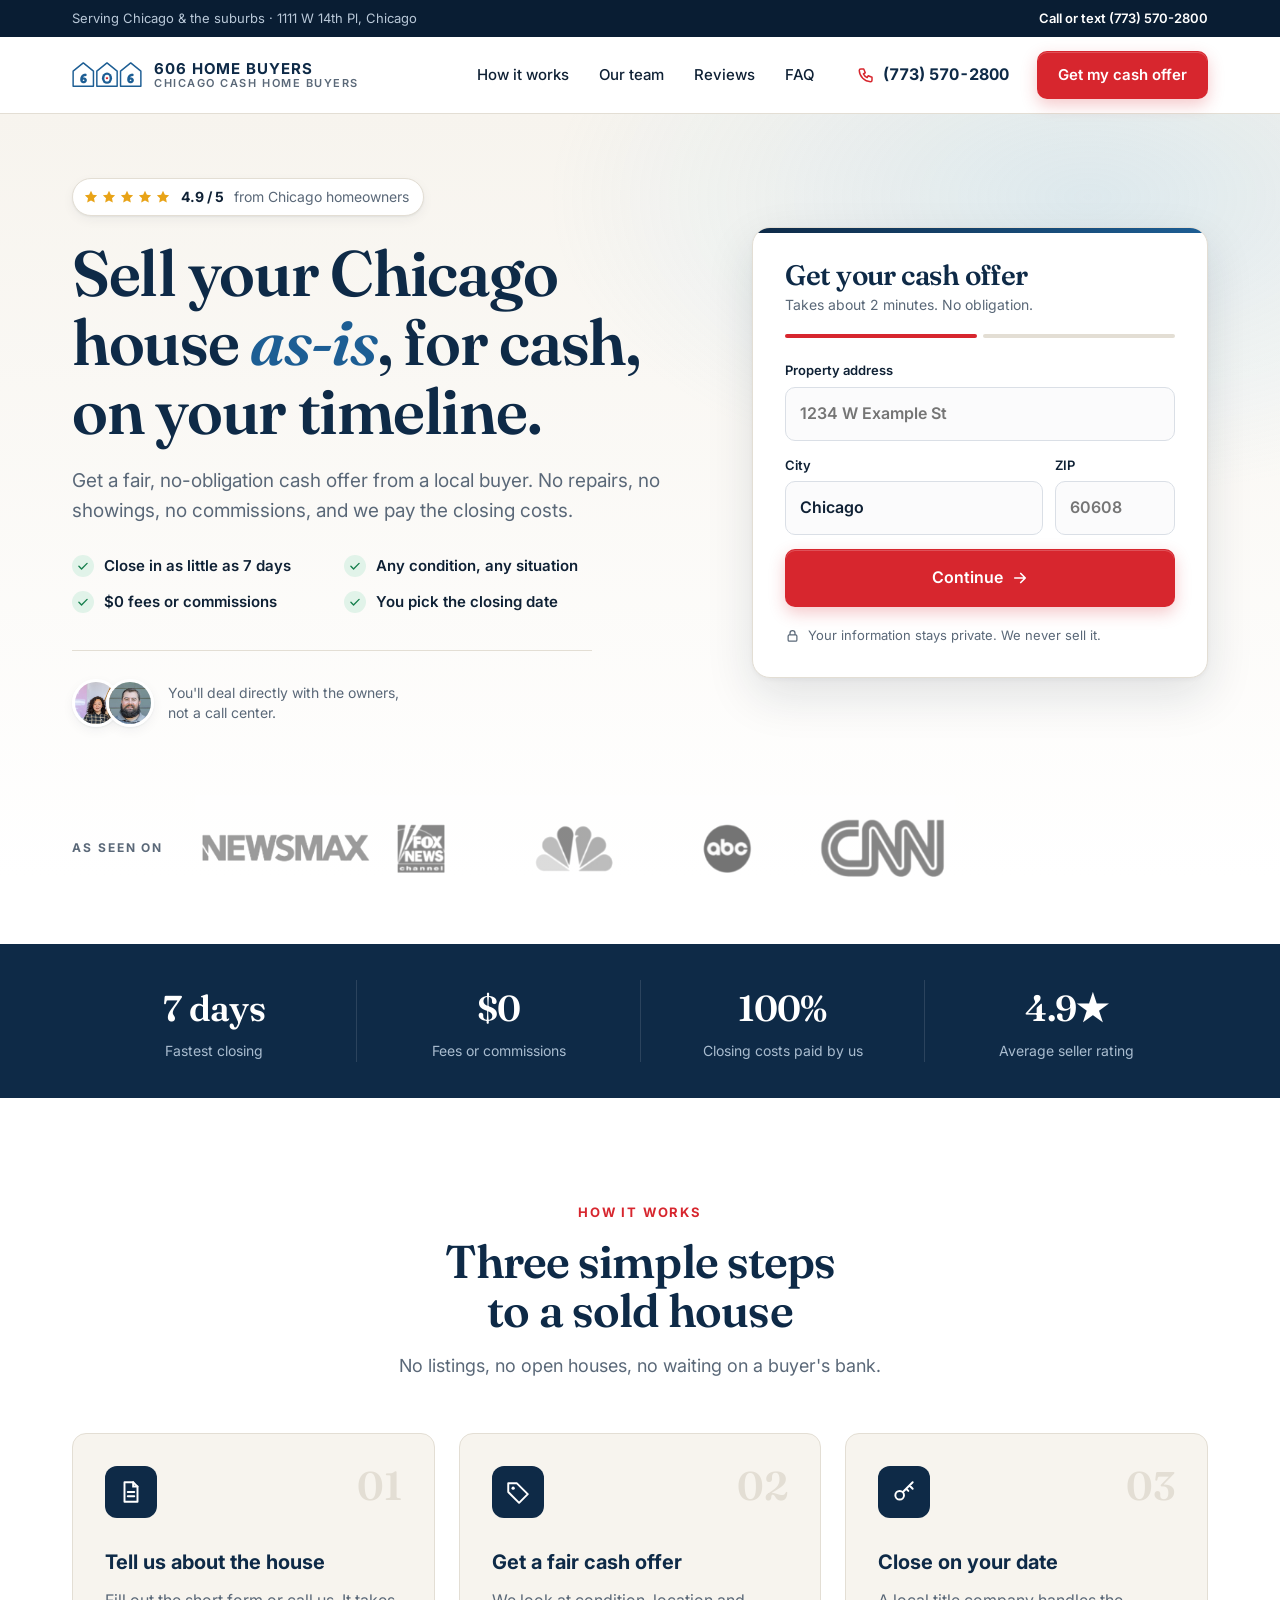
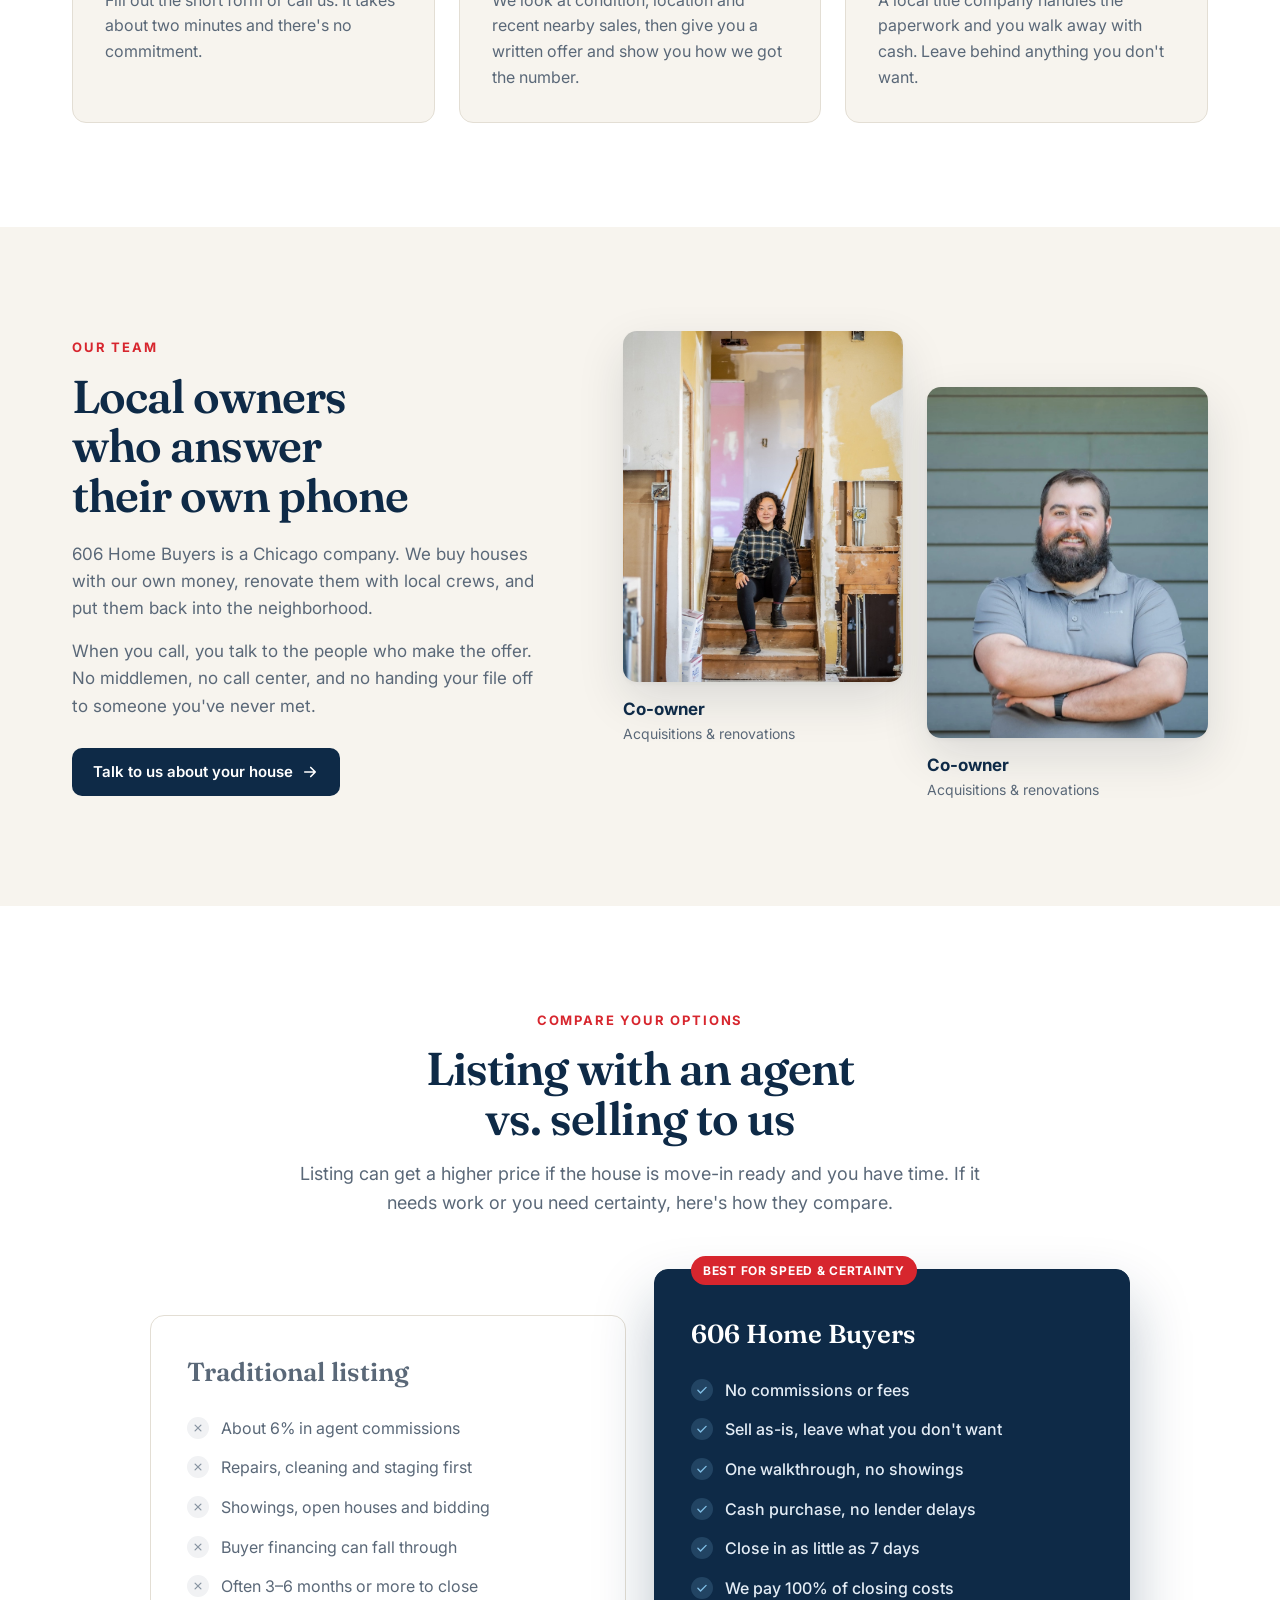
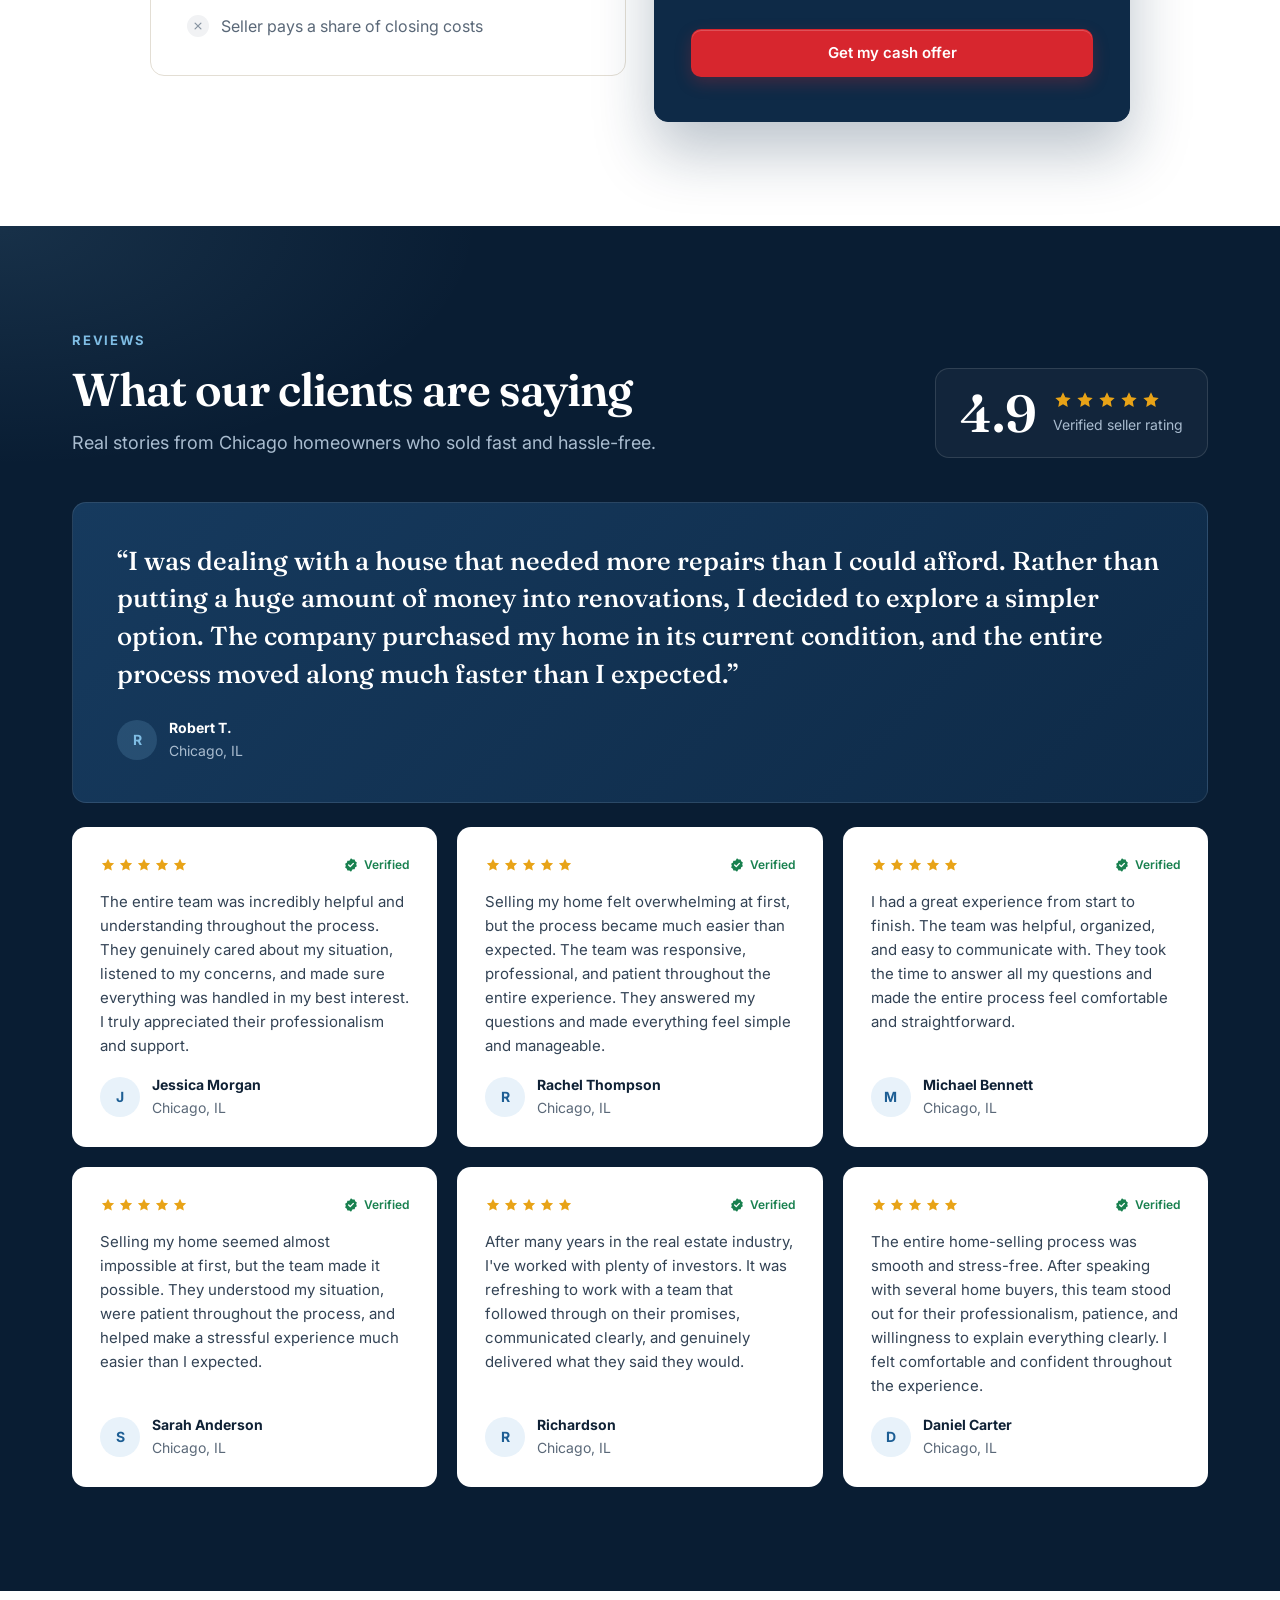
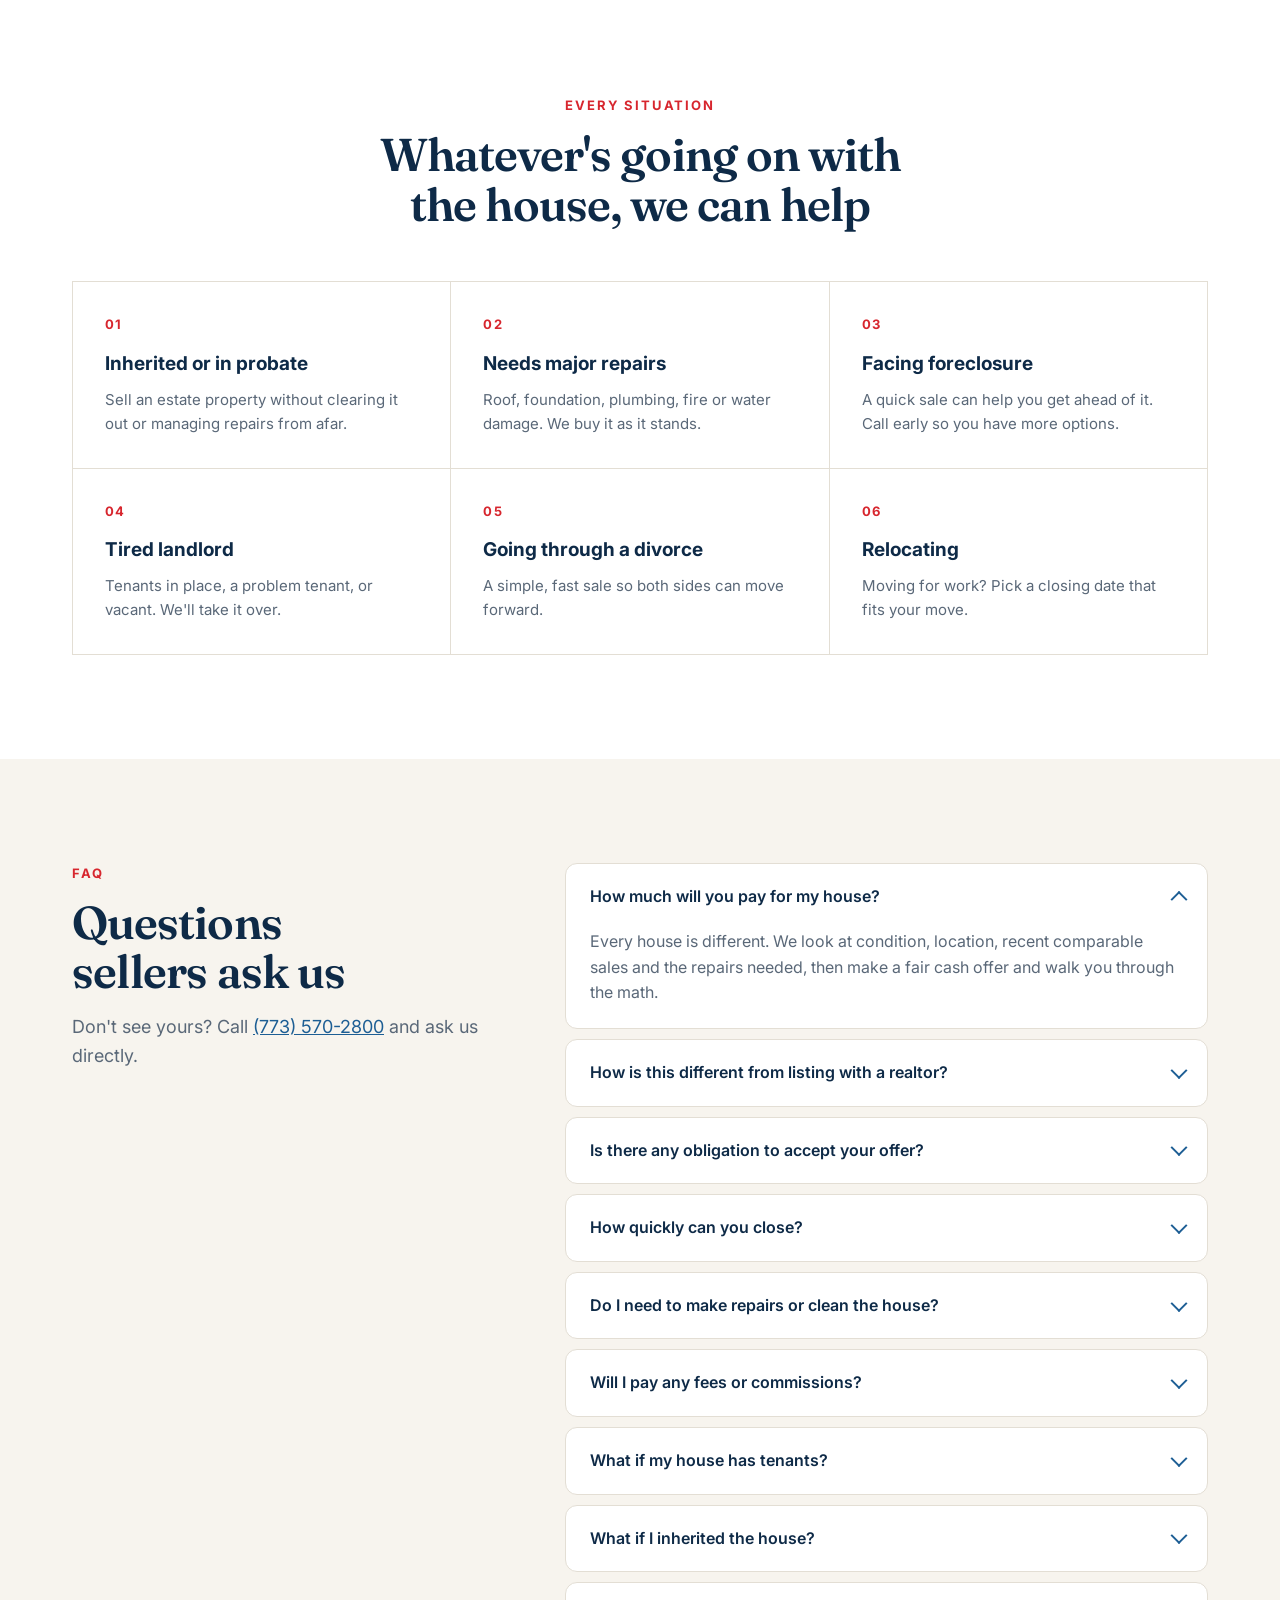
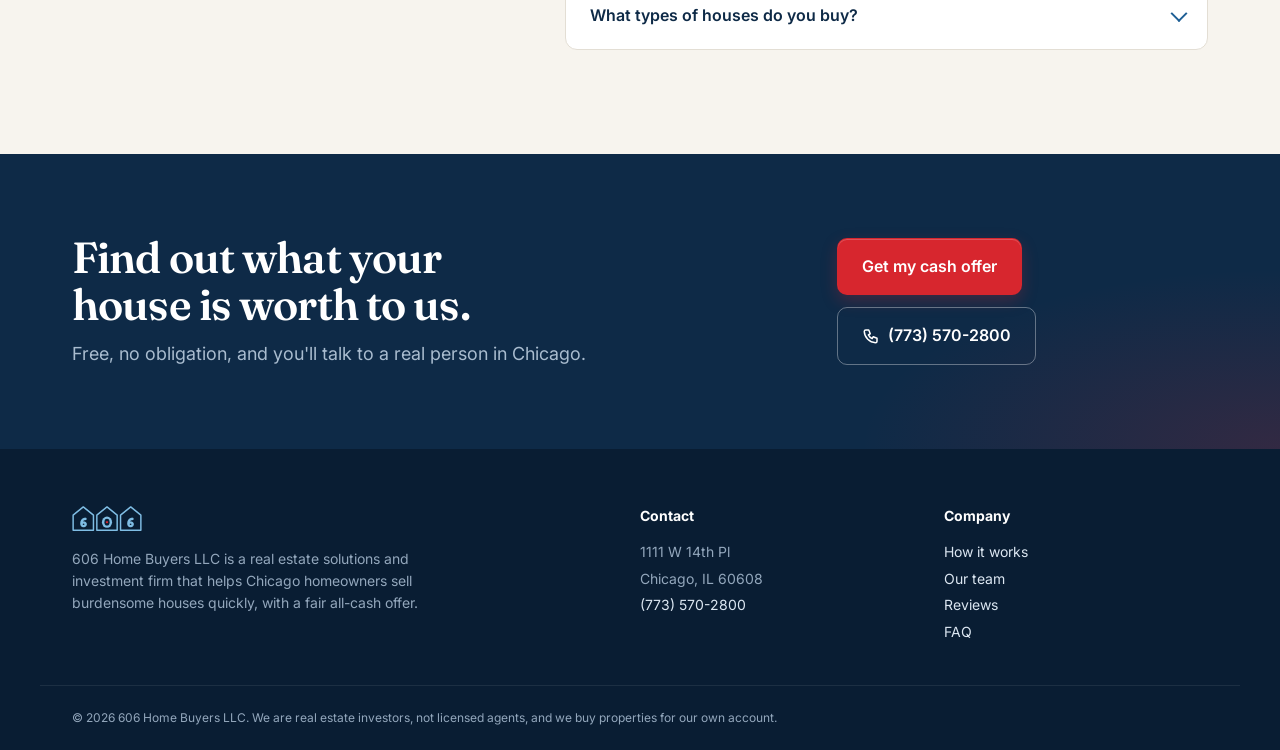
<file: index.html>
<!doctype html>
<html lang="en">
<head>
<meta charset="utf-8">
<meta name="viewport" content="width=device-width, initial-scale=1, viewport-fit=cover">
<title>Sell Your Chicago House Fast for Cash | 606 Home Buyers</title>
<meta name="description" content="Get a fair cash offer on your Chicago-area house. No repairs, no commissions, no closing costs. Close in as little as 7 days or on your schedule.">
<meta property="og:title" content="Sell Your Chicago House Fast for Cash | 606 Home Buyers">
<meta property="og:description" content="Fair cash offer, no repairs, no commissions. Close on your timeline.">
<meta property="og:image" content="og.png">
<meta name="theme-color" content="#0E2A47">
<link rel="icon" href="favicon.png">
<link rel="preconnect" href="https://fonts.googleapis.com">
<link rel="preconnect" href="https://fonts.gstatic.com" crossorigin>
<link rel="stylesheet" href="https://fonts.googleapis.com/css2?family=Fraunces:opsz,wght@9..144,500;9..144,600&family=Inter:wght@400;500;600;700&family=Fredoka:wght@700&display=swap">
<link rel="stylesheet" href="styles.css?v=2">
<script src="app.js?v=2" defer></script>
<script type="application/ld+json">
{"@context":"https://schema.org","@type":"RealEstateAgent","name":"606 Home Buyers LLC","telephone":"+1-773-570-2800","address":{"@type":"PostalAddress","streetAddress":"1111 W 14th Pl","addressLocality":"Chicago","addressRegion":"IL","postalCode":"60608"},"areaServed":"Chicago, IL"}
</script>
</head>
<body>

<svg width="0" height="0" class="sprite" aria-hidden="true">
  <defs>
    <symbol id="i-star" viewBox="-10 -10 20 20"><polygon points="0,-10 2.5,-4.33 8.66,-5 5,0 8.66,5 2.5,4.33 0,10 -2.5,4.33 -8.66,5 -5,0 -8.66,-5 -2.5,-4.33" fill="currentColor"/></symbol>
    <symbol id="i-rstar" viewBox="0 0 24 24"><path d="M12 2.8l2.8 5.9 6.4.8-4.7 4.4 1.2 6.4L12 17.2l-5.7 3.1 1.2-6.4-4.7-4.4 6.4-.8z" fill="currentColor"/></symbol>
    <symbol id="i-phone" viewBox="0 0 24 24"><path d="M5 4h4l2 5-2.5 1.5a11 11 0 0 0 5 5L15 13l5 2v4a2 2 0 0 1-2 2A16 16 0 0 1 3 6a2 2 0 0 1 2-2z" stroke="currentColor" stroke-width="2" stroke-linejoin="round" fill="none"/></symbol>
    <symbol id="i-check" viewBox="0 0 24 24"><path d="m5 12.5 4.5 4.5L19 7.5" stroke="currentColor" stroke-width="2.4" stroke-linecap="round" stroke-linejoin="round" fill="none"/></symbol>
    <symbol id="i-x" viewBox="0 0 24 24"><path d="M7 7l10 10M17 7 7 17" stroke="currentColor" stroke-width="2.2" stroke-linecap="round" fill="none"/></symbol>
    <symbol id="i-lock" viewBox="0 0 24 24"><rect x="5" y="11" width="14" height="10" rx="2" stroke="currentColor" stroke-width="2" fill="none"/><path d="M8 11V8a4 4 0 0 1 8 0v3" stroke="currentColor" stroke-width="2" fill="none"/></symbol>
    <symbol id="i-arrow" viewBox="0 0 24 24"><path d="M5 12h14M13 6l6 6-6 6" stroke="currentColor" stroke-width="2.2" stroke-linecap="round" stroke-linejoin="round" fill="none"/></symbol>
    <symbol id="i-verified" viewBox="0 0 24 24"><path d="M12 2l2.4 1.8 3-.2.9 2.9 2.5 1.7-1 2.8 1 2.8-2.5 1.7-.9 2.9-3-.2L12 22l-2.4-1.8-3 .2-.9-2.9-2.5-1.7 1-2.8-1-2.8 2.5-1.7.9-2.9 3 .2z" fill="currentColor"/><path d="m8.5 12 2.4 2.4 4.6-4.8" stroke="#fff" stroke-width="2" stroke-linecap="round" stroke-linejoin="round" fill="none"/></symbol>
    <symbol id="i-doc" viewBox="0 0 24 24"><path d="M6 3h8l4 4v14H6z" stroke="currentColor" stroke-width="1.8" stroke-linejoin="round" fill="none"/><path d="M14 3v4h4M9 12h6M9 16h6" stroke="currentColor" stroke-width="1.8" stroke-linecap="round" fill="none"/></symbol>
    <symbol id="i-tag" viewBox="0 0 24 24"><path d="M3 12V4h8l10 10-8 8z" stroke="currentColor" stroke-width="1.8" stroke-linejoin="round" fill="none"/><circle cx="7.5" cy="8.5" r="1.5" fill="currentColor"/></symbol>
    <symbol id="i-key" viewBox="0 0 24 24"><circle cx="8" cy="15" r="4" stroke="currentColor" stroke-width="1.8" fill="none"/><path d="m11 12 9-9M17 6l3 3M14 9l2 2" stroke="currentColor" stroke-width="1.8" stroke-linecap="round" fill="none"/></symbol>
    <symbol id="logo-mark" viewBox="0 0 124 46">
      <path class="lg-line" d="M2 17 20 2.5 38 17V44H2Z"/>
      <path class="lg-line" d="M44 17 62 2.5 80 17V44H44Z"/>
      <path class="lg-line" d="M86 17 104 2.5 122 17V44H86Z"/>
      <text x="20" y="38" text-anchor="middle" class="lg-fill lg-digit">6</text>
      <ellipse cx="62" cy="29.5" rx="9" ry="10" class="lg-fill"/>
      <ellipse cx="62" cy="29.5" rx="4.6" ry="6" class="lg-hole"/>
      <use href="#i-star" x="59" y="26.5" width="6" height="6" class="lg-star"/>
      <text x="104" y="38" text-anchor="middle" class="lg-fill lg-digit">6</text>
    </symbol>
  </defs>
</svg>

<div class="topline">
  <div class="wrap topline-in">
    <span>Serving Chicago &amp; the suburbs &middot; 1111 W 14th Pl, Chicago</span>
    <a href="tel:+17735702800">Call or text (773) 570-2800</a>
  </div>
</div>

<header class="top">
  <div class="wrap top-in">
    <a class="brand" href="#" aria-label="606 Home Buyers home">
      <svg class="brand-mark" aria-hidden="true"><use href="#logo-mark"/></svg>
      <span class="brand-text"><b>606 Home Buyers</b><span>Chicago cash home buyers</span></span>
    </a>
    <nav class="nav" aria-label="Main">
      <a href="#how">How it works</a>
      <a href="#team">Our team</a>
      <a href="#reviews">Reviews</a>
      <a href="#faq">FAQ</a>
    </nav>
    <a class="top-phone" href="tel:+17735702800" aria-label="Call (773) 570-2800"><svg aria-hidden="true"><use href="#i-phone"/></svg><span>(773) 570-2800</span></a>
    <a class="btn btn-primary top-cta" href="#offer">Get my cash offer</a>
  </div>
</header>

<main>
  <!-- Hero -->
  <section class="hero">
    <div class="wrap hero-in">
      <div class="hero-copy">
        <a class="rating-chip" href="#reviews">
          <span class="stars"><svg><use href="#i-rstar"/></svg><svg><use href="#i-rstar"/></svg><svg><use href="#i-rstar"/></svg><svg><use href="#i-rstar"/></svg><svg><use href="#i-rstar"/></svg></span>
          <b>4.9 / 5</b><span>from Chicago homeowners</span>
        </a>
        <h1>Sell your Chicago house <em>as-is</em>, for cash, on your timeline.</h1>
        <p class="lede">Get a fair, no-obligation cash offer from a local buyer. No repairs, no showings, no commissions, and we pay the closing costs.</p>
        <ul class="hero-points">
          <li><svg aria-hidden="true"><use href="#i-check"/></svg>Close in as little as 7 days</li>
          <li><svg aria-hidden="true"><use href="#i-check"/></svg>Any condition, any situation</li>
          <li><svg aria-hidden="true"><use href="#i-check"/></svg>$0 fees or commissions</li>
          <li><svg aria-hidden="true"><use href="#i-check"/></svg>You pick the closing date</li>
        </ul>
        <div class="hero-team">
          <div class="avatars">
            <img src="img/av-1.jpg" alt="">
            <img src="img/av-2.jpg" alt="">
          </div>
          <p>You'll deal directly with the owners, <br>not a call center.</p>
        </div>
      </div>

      <div class="offer-card" id="offer">
        <form id="offer-form" novalidate>
          <div class="offer-head">
            <h2>Get your cash offer</h2>
            <p class="form-sub" data-sub>Takes about 2 minutes. No obligation.</p>
            <div class="steps-indicator" aria-hidden="true"><span class="on"></span><span></span></div>
          </div>

          <fieldset class="step" data-step="1">
            <legend class="sr-only">Property address</legend>
            <label class="field">
              <span>Property address</span>
              <input name="street" autocomplete="street-address" placeholder="1234 W Example St" required>
            </label>
            <div class="row">
              <label class="field grow">
                <span>City</span>
                <input name="city" autocomplete="address-level2" value="Chicago" required>
              </label>
              <label class="field zip">
                <span>ZIP</span>
                <input name="zip" autocomplete="postal-code" inputmode="numeric" pattern="\d{5}" maxlength="5" placeholder="60608" required>
              </label>
            </div>
            <button type="button" class="btn btn-primary btn-lg block" data-next>Continue <svg aria-hidden="true"><use href="#i-arrow"/></svg></button>
          </fieldset>

          <fieldset class="step" data-step="2" hidden>
            <legend class="sr-only">Contact details</legend>
            <label class="field">
              <span>Full name</span>
              <input name="name" autocomplete="name" required>
            </label>
            <div class="row wrap-sm">
              <label class="field grow">
                <span>Phone</span>
                <input name="phone" type="tel" autocomplete="tel" placeholder="(773) 555-0100" required>
              </label>
              <label class="field grow">
                <span>Email <em>(optional)</em></span>
                <input name="email" type="email" autocomplete="email">
              </label>
            </div>
            <label class="field">
              <span>When would you like to sell?</span>
              <select name="timeline">
                <option>As soon as possible</option>
                <option>Within 30 days</option>
                <option>1&ndash;3 months</option>
                <option>Just exploring</option>
              </select>
            </label>
            <div class="row">
              <button type="button" class="btn btn-ghost" data-back>Back</button>
              <button type="submit" class="btn btn-primary btn-lg grow">Get my cash offer</button>
            </div>
          </fieldset>

          <div class="step done" data-step="3" hidden>
            <div class="done-icon"><svg aria-hidden="true"><use href="#i-check"/></svg></div>
            <h2>Thanks, we've got it.</h2>
            <p>One of the owners will call you within one business day to talk through the property. Want to talk sooner?</p>
            <a class="btn btn-primary btn-lg block" href="tel:+17735702800"><svg aria-hidden="true"><use href="#i-phone"/></svg> Call (773) 570-2800</a>
            <p class="demo-note">Demo form: submissions aren't sent anywhere yet.</p>
          </div>

          <p class="form-foot"><svg aria-hidden="true"><use href="#i-lock"/></svg> Your information stays private. We never sell it.</p>
        </form>
      </div>
    </div>

    <div class="wrap seen">
      <p>As seen on</p>
      <img src="img/as-seen-on.png" alt="Newsmax, Fox News, NBC, ABC and CNN" width="1024" height="141">
    </div>
  </section>

  <!-- Stats -->
  <section class="stats">
    <div class="wrap stats-in">
      <div><b>7 days</b><span>Fastest closing</span></div>
      <div><b>$0</b><span>Fees or commissions</span></div>
      <div><b>100%</b><span>Closing costs paid by us</span></div>
      <div><b>4.9&#9733;</b><span>Average seller rating</span></div>
    </div>
  </section>

  <!-- How it works -->
  <section class="section" id="how">
    <div class="wrap">
      <header class="sec-head center">
        <p class="kicker">How it works</p>
        <h2>Three simple steps to a sold house</h2>
        <p>No listings, no open houses, no waiting on a buyer's bank.</p>
      </header>
      <ol class="steps">
        <li>
          <div class="step-top"><span class="step-icon"><svg aria-hidden="true"><use href="#i-doc"/></svg></span><span class="step-n">01</span></div>
          <h3>Tell us about the house</h3>
          <p>Fill out the short form or call us. It takes about two minutes and there's no commitment.</p>
        </li>
        <li>
          <div class="step-top"><span class="step-icon"><svg aria-hidden="true"><use href="#i-tag"/></svg></span><span class="step-n">02</span></div>
          <h3>Get a fair cash offer</h3>
          <p>We look at condition, location and recent nearby sales, then give you a written offer and show you how we got the number.</p>
        </li>
        <li>
          <div class="step-top"><span class="step-icon"><svg aria-hidden="true"><use href="#i-key"/></svg></span><span class="step-n">03</span></div>
          <h3>Close on your date</h3>
          <p>A local title company handles the paperwork and you walk away with cash. Leave behind anything you don't want.</p>
        </li>
      </ol>
    </div>
  </section>

  <!-- Team -->
  <section class="section team" id="team">
    <div class="wrap team-in">
      <div class="team-copy">
        <p class="kicker">Our team</p>
        <h2>Local owners who answer their own phone</h2>
        <p>606 Home Buyers is a Chicago company. We buy houses with our own money, renovate them with local crews, and put them back into the neighborhood.</p>
        <p>When you call, you talk to the people who make the offer. No middlemen, no call center, and no handing your file off to someone you've never met.</p>
        <a class="btn btn-dark" href="#offer">Talk to us about your house <svg aria-hidden="true"><use href="#i-arrow"/></svg></a>
      </div>
      <div class="team-grid">
        <figure class="person">
          <img src="img/owner-1.jpg" alt="Co-owner of 606 Home Buyers seated on the stairs of a house under renovation" style="object-position:50% 38%" loading="lazy">
          <figcaption><b>Co-owner</b><span>Acquisitions &amp; renovations</span></figcaption>
        </figure>
        <figure class="person offset">
          <img src="img/owner-2.jpg" alt="Co-owner of 606 Home Buyers" style="object-position:50% 30%" loading="lazy">
          <figcaption><b>Co-owner</b><span>Acquisitions &amp; renovations</span></figcaption>
        </figure>
      </div>
    </div>
  </section>

  <!-- Compare -->
  <section class="section" id="compare">
    <div class="wrap">
      <header class="sec-head center">
        <p class="kicker">Compare your options</p>
        <h2>Listing with an agent vs. selling to us</h2>
        <p>Listing can get a higher price if the house is move-in ready and you have time. If it needs work or you need certainty, here's how they compare.</p>
      </header>
      <div class="compare">
        <div class="cmp-col">
          <h3>Traditional listing</h3>
          <ul>
            <li><svg aria-hidden="true"><use href="#i-x"/></svg>About 6% in agent commissions</li>
            <li><svg aria-hidden="true"><use href="#i-x"/></svg>Repairs, cleaning and staging first</li>
            <li><svg aria-hidden="true"><use href="#i-x"/></svg>Showings, open houses and bidding</li>
            <li><svg aria-hidden="true"><use href="#i-x"/></svg>Buyer financing can fall through</li>
            <li><svg aria-hidden="true"><use href="#i-x"/></svg>Often 3&ndash;6 months or more to close</li>
            <li><svg aria-hidden="true"><use href="#i-x"/></svg>Seller pays a share of closing costs</li>
          </ul>
        </div>
        <div class="cmp-col us">
          <span class="badge">Best for speed &amp; certainty</span>
          <h3>606 Home Buyers</h3>
          <ul>
            <li><svg aria-hidden="true"><use href="#i-check"/></svg>No commissions or fees</li>
            <li><svg aria-hidden="true"><use href="#i-check"/></svg>Sell as-is, leave what you don't want</li>
            <li><svg aria-hidden="true"><use href="#i-check"/></svg>One walkthrough, no showings</li>
            <li><svg aria-hidden="true"><use href="#i-check"/></svg>Cash purchase, no lender delays</li>
            <li><svg aria-hidden="true"><use href="#i-check"/></svg>Close in as little as 7 days</li>
            <li><svg aria-hidden="true"><use href="#i-check"/></svg>We pay 100% of closing costs</li>
          </ul>
          <a class="btn btn-primary block" href="#offer">Get my cash offer</a>
        </div>
      </div>
    </div>
  </section>

  <!-- Reviews -->
  <section class="section reviews-sec" id="reviews">
    <div class="wrap">
      <div class="reviews-head">
        <div>
          <p class="kicker light">Reviews</p>
          <h2>What our clients are saying</h2>
          <p>Real stories from Chicago homeowners who sold fast and hassle-free.</p>
        </div>
        <div class="score">
          <b>4.9</b>
          <div>
            <span class="stars"><svg><use href="#i-rstar"/></svg><svg><use href="#i-rstar"/></svg><svg><use href="#i-rstar"/></svg><svg><use href="#i-rstar"/></svg><svg><use href="#i-rstar"/></svg></span>
            <span>Verified seller rating</span>
          </div>
        </div>
      </div>

      <figure class="featured-review">
        <blockquote>&ldquo;I was dealing with a house that needed more repairs than I could afford. Rather than putting a huge amount of money into renovations, I decided to explore a simpler option. The company purchased my home in its current condition, and the entire process moved along much faster than I expected.&rdquo;</blockquote>
        <figcaption><span class="av">R</span><b>Robert T.</b><span>Chicago, IL</span></figcaption>
      </figure>

      <div class="reviews">
        <figure class="review">
          <div class="review-top"><span class="stars"><svg><use href="#i-rstar"/></svg><svg><use href="#i-rstar"/></svg><svg><use href="#i-rstar"/></svg><svg><use href="#i-rstar"/></svg><svg><use href="#i-rstar"/></svg></span><span class="verified"><svg aria-hidden="true"><use href="#i-verified"/></svg>Verified</span></div>
          <blockquote>The entire team was incredibly helpful and understanding throughout the process. They genuinely cared about my situation, listened to my concerns, and made sure everything was handled in my best interest. I truly appreciated their professionalism and support.</blockquote>
          <figcaption><span class="av">J</span><b>Jessica Morgan</b><span>Chicago, IL</span></figcaption>
        </figure>
        <figure class="review">
          <div class="review-top"><span class="stars"><svg><use href="#i-rstar"/></svg><svg><use href="#i-rstar"/></svg><svg><use href="#i-rstar"/></svg><svg><use href="#i-rstar"/></svg><svg><use href="#i-rstar"/></svg></span><span class="verified"><svg aria-hidden="true"><use href="#i-verified"/></svg>Verified</span></div>
          <blockquote>Selling my home felt overwhelming at first, but the process became much easier than expected. The team was responsive, professional, and patient throughout the entire experience. They answered my questions and made everything feel simple and manageable.</blockquote>
          <figcaption><span class="av">R</span><b>Rachel Thompson</b><span>Chicago, IL</span></figcaption>
        </figure>
        <figure class="review">
          <div class="review-top"><span class="stars"><svg><use href="#i-rstar"/></svg><svg><use href="#i-rstar"/></svg><svg><use href="#i-rstar"/></svg><svg><use href="#i-rstar"/></svg><svg><use href="#i-rstar"/></svg></span><span class="verified"><svg aria-hidden="true"><use href="#i-verified"/></svg>Verified</span></div>
          <blockquote>I had a great experience from start to finish. The team was helpful, organized, and easy to communicate with. They took the time to answer all my questions and made the entire process feel comfortable and straightforward.</blockquote>
          <figcaption><span class="av">M</span><b>Michael Bennett</b><span>Chicago, IL</span></figcaption>
        </figure>
        <figure class="review">
          <div class="review-top"><span class="stars"><svg><use href="#i-rstar"/></svg><svg><use href="#i-rstar"/></svg><svg><use href="#i-rstar"/></svg><svg><use href="#i-rstar"/></svg><svg><use href="#i-rstar"/></svg></span><span class="verified"><svg aria-hidden="true"><use href="#i-verified"/></svg>Verified</span></div>
          <blockquote>Selling my home seemed almost impossible at first, but the team made it possible. They understood my situation, were patient throughout the process, and helped make a stressful experience much easier than I expected.</blockquote>
          <figcaption><span class="av">S</span><b>Sarah Anderson</b><span>Chicago, IL</span></figcaption>
        </figure>
        <figure class="review">
          <div class="review-top"><span class="stars"><svg><use href="#i-rstar"/></svg><svg><use href="#i-rstar"/></svg><svg><use href="#i-rstar"/></svg><svg><use href="#i-rstar"/></svg><svg><use href="#i-rstar"/></svg></span><span class="verified"><svg aria-hidden="true"><use href="#i-verified"/></svg>Verified</span></div>
          <blockquote>After many years in the real estate industry, I've worked with plenty of investors. It was refreshing to work with a team that followed through on their promises, communicated clearly, and genuinely delivered what they said they would.</blockquote>
          <figcaption><span class="av">R</span><b>Richardson</b><span>Chicago, IL</span></figcaption>
        </figure>
        <figure class="review">
          <div class="review-top"><span class="stars"><svg><use href="#i-rstar"/></svg><svg><use href="#i-rstar"/></svg><svg><use href="#i-rstar"/></svg><svg><use href="#i-rstar"/></svg><svg><use href="#i-rstar"/></svg></span><span class="verified"><svg aria-hidden="true"><use href="#i-verified"/></svg>Verified</span></div>
          <blockquote>The entire home-selling process was smooth and stress-free. After speaking with several home buyers, this team stood out for their professionalism, patience, and willingness to explain everything clearly. I felt comfortable and confident throughout the experience.</blockquote>
          <figcaption><span class="av">D</span><b>Daniel Carter</b><span>Chicago, IL</span></figcaption>
        </figure>
      </div>
    </div>
  </section>

  <!-- Situations -->
  <section class="section" id="situations">
    <div class="wrap">
      <header class="sec-head center">
        <p class="kicker">Every situation</p>
        <h2>Whatever's going on with the house, we can help</h2>
      </header>
      <div class="situations">
        <article><span class="sit-n">01</span><h3>Inherited or in probate</h3><p>Sell an estate property without clearing it out or managing repairs from afar.</p></article>
        <article><span class="sit-n">02</span><h3>Needs major repairs</h3><p>Roof, foundation, plumbing, fire or water damage. We buy it as it stands.</p></article>
        <article><span class="sit-n">03</span><h3>Facing foreclosure</h3><p>A quick sale can help you get ahead of it. Call early so you have more options.</p></article>
        <article><span class="sit-n">04</span><h3>Tired landlord</h3><p>Tenants in place, a problem tenant, or vacant. We'll take it over.</p></article>
        <article><span class="sit-n">05</span><h3>Going through a divorce</h3><p>A simple, fast sale so both sides can move forward.</p></article>
        <article><span class="sit-n">06</span><h3>Relocating</h3><p>Moving for work? Pick a closing date that fits your move.</p></article>
      </div>
    </div>
  </section>

  <!-- FAQ -->
  <section class="section faq-sec" id="faq">
    <div class="wrap faq-in">
      <header class="sec-head">
        <p class="kicker">FAQ</p>
        <h2>Questions sellers ask us</h2>
        <p>Don't see yours? Call <a href="tel:+17735702800">(773) 570-2800</a> and ask us directly.</p>
      </header>
      <div class="faq">
        <details open><summary>How much will you pay for my house?</summary><p>Every house is different. We look at condition, location, recent comparable sales and the repairs needed, then make a fair cash offer and walk you through the math.</p></details>
        <details><summary>How is this different from listing with a realtor?</summary><p>There are no showings, repairs, commissions or long waits. You sell as-is and choose a closing date that works for you.</p></details>
        <details><summary>Is there any obligation to accept your offer?</summary><p>No. Requesting an offer is free and there's no pressure to move forward.</p></details>
        <details><summary>How quickly can you close?</summary><p>Often in as little as 7 days. If you need more time, we'll work around your schedule.</p></details>
        <details><summary>Do I need to make repairs or clean the house?</summary><p>No. We buy as-is. You don't need to repair, clean out or prepare the house for showings.</p></details>
        <details><summary>Will I pay any fees or commissions?</summary><p>No. There are no commissions, and we don't charge fees to make an offer.</p></details>
        <details><summary>What if my house has tenants?</summary><p>We buy properties with tenants in place. We'll talk through the situation and your options.</p></details>
        <details><summary>What if I inherited the house?</summary><p>We regularly work with inherited houses and estates and can coordinate with your attorney.</p></details>
        <details><summary>What types of houses do you buy?</summary><p>Houses that need repairs, inherited homes, rentals, vacant houses, and homes where the owner simply wants a faster sale.</p></details>
      </div>
    </div>
  </section>

  <!-- Final CTA -->
  <section class="cta">
    <div class="wrap cta-in">
      <div>
        <h2>Find out what your house is worth to us.</h2>
        <p>Free, no obligation, and you'll talk to a real person in Chicago.</p>
      </div>
      <div class="cta-actions">
        <a class="btn btn-primary btn-lg" href="#offer">Get my cash offer</a>
        <a class="btn btn-outline btn-lg" href="tel:+17735702800"><svg aria-hidden="true"><use href="#i-phone"/></svg> (773) 570-2800</a>
      </div>
    </div>
  </section>
</main>

<footer class="foot">
  <div class="wrap foot-in">
    <div class="foot-brand">
      <svg class="brand-mark" aria-hidden="true"><use href="#logo-mark"/></svg>
      <p>606 Home Buyers LLC is a real estate solutions and investment firm that helps Chicago homeowners sell burdensome houses quickly, with a fair all-cash offer.</p>
    </div>
    <div>
      <h4>Contact</h4>
      <p>1111 W 14th Pl<br>Chicago, IL 60608<br><a href="tel:+17735702800">(773) 570-2800</a></p>
    </div>
    <div>
      <h4>Company</h4>
      <p><a href="#how">How it works</a><br><a href="#team">Our team</a><br><a href="#reviews">Reviews</a><br><a href="#faq">FAQ</a></p>
    </div>
  </div>
  <div class="wrap foot-legal">&copy; <span id="yr">2026</span> 606 Home Buyers LLC. We are real estate investors, not licensed agents, and we buy properties for our own account.</div>
</footer>

<div class="mobile-bar">
  <a class="btn btn-ghost" href="tel:+17735702800"><svg aria-hidden="true"><use href="#i-phone"/></svg> Call</a>
  <a class="btn btn-primary grow" href="#offer">Get my cash offer</a>
</div>

</body>
</html>
</file>
<file: styles.css>
/* 606 Home Buyers seller site. Navy + logo blue, Chicago red for calls to action. Fraunces for headlines, Inter for text. */
:root {
  --bg: #FFFFFF;
  --cream: #F7F4EE;
  --sand: #EFE9DF;
  --ink: #0F2135;
  --muted: #5A6878;
  --line: #E3DED4;
  --line-cool: #DADFE6;
  --navy: #0E2A47;
  --navy-2: #163A5E;
  --navy-deep: #091D33;
  --brand: #7FBDE4;
  --brand-strong: #1D5E94;
  --brand-tint: #E8F2FA;
  --cta: #D7262E;
  --cta-hover: #B81E25;
  --gold: #E8A317;
  --ok: #18804F;
  --shadow-sm: 0 1px 2px rgba(15,33,53,.06), 0 4px 12px rgba(15,33,53,.05);
  --shadow: 0 2px 4px rgba(15,33,53,.04), 0 18px 48px rgba(15,33,53,.12);
  --sans: "Inter", system-ui, -apple-system, "Segoe UI", sans-serif;
  --serif: "Fraunces", Georgia, serif;
  --r: 14px;
  --logo-line: var(--brand-strong);
  --logo-hole: var(--bg);
}

* { box-sizing: border-box; }
html { -webkit-text-size-adjust: 100%; scroll-padding-top: 90px; }
@media (prefers-reduced-motion: no-preference) { html { scroll-behavior: smooth; } }
body { margin: 0; background: var(--bg); color: var(--ink); font-family: var(--sans); font-size: 16px; line-height: 1.6; -webkit-font-smoothing: antialiased; }
[hidden] { display: none !important; }
h1, h2, h3, h4 { margin: 0; text-wrap: balance; }
h1, h2 { font-family: var(--serif); font-weight: 600; letter-spacing: -.02em; line-height: 1.08; }
p { margin: 0; }
a { color: var(--brand-strong); }
img { display: block; max-width: 100%; }
:focus-visible { outline: 2px solid var(--brand-strong); outline-offset: 3px; }
svg { flex-shrink: 0; }
.sprite { position: absolute; width: 0; height: 0; overflow: hidden; }
.sr-only { position: absolute; width: 1px; height: 1px; overflow: hidden; clip: rect(0 0 0 0); white-space: nowrap; }
.wrap { max-width: 1200px; margin: 0 auto; padding-inline: 32px; }
@media (max-width: 600px) { .wrap { padding-inline: 16px; } }

/* Logo */
.lg-line { fill: none; stroke: var(--logo-line); stroke-width: 2.6; stroke-linejoin: round; }
.lg-fill { fill: var(--logo-line); }
.lg-hole { fill: var(--logo-hole); }
.lg-star { color: var(--cta); }
.lg-digit { font-family: "Fredoka", var(--sans); font-weight: 700; font-size: 24px; }

/* Buttons */
.btn { display: inline-flex; align-items: center; justify-content: center; gap: 8px; padding: 11px 20px; border-radius: 10px; border: 1px solid transparent; font: inherit; font-weight: 600; font-size: 15px; text-decoration: none; cursor: pointer; transition: background .15s, box-shadow .15s, transform .15s; white-space: nowrap; }
.btn svg { width: 18px; height: 18px; }
.btn-primary { background: var(--cta); color: #fff; box-shadow: 0 1px 0 rgba(255,255,255,.2) inset, 0 6px 16px rgba(215,38,46,.25); }
.btn-primary:hover { background: var(--cta-hover); }
.btn-primary:active { transform: translateY(1px); }
.btn-dark { background: var(--navy); color: #fff; }
.btn-dark:hover { background: var(--navy-2); }
.btn-ghost { background: #fff; color: var(--ink); border-color: var(--line-cool); }
.btn-ghost:hover { background: var(--cream); }
.btn-outline { background: transparent; color: #fff; border-color: rgba(255,255,255,.35); }
.btn-outline:hover { background: rgba(255,255,255,.08); }
.btn-lg { padding: 15px 24px; font-size: 16px; }
.block { width: 100%; }
.grow { flex: 1; }

.stars { display: inline-flex; gap: 2px; color: var(--gold); }
.stars svg { width: 16px; height: 16px; }

/* Top line + header */
.topline { background: var(--navy-deep); color: #B9C8D8; font-size: 13px; }
.topline-in { display: flex; justify-content: space-between; gap: 16px; padding-block: 8px; }
.topline a { color: #fff; font-weight: 600; text-decoration: none; }
@media (max-width: 700px) { .topline { display: none; } }
.top { position: sticky; top: 0; z-index: 30; background: rgba(255,255,255,.92); backdrop-filter: saturate(1.4) blur(12px); border-bottom: 1px solid var(--line); }
.top-in { display: flex; align-items: center; gap: 28px; height: 76px; }
.brand { display: flex; align-items: center; gap: 12px; text-decoration: none; color: inherit; }
.brand-mark { width: 70px; height: 27px; display: block; }
.brand-text { display: flex; flex-direction: column; line-height: 1.15; }
.brand-text b { font-weight: 700; font-size: 15px; letter-spacing: .06em; text-transform: uppercase; color: var(--navy); }
.brand-text span { font-size: 11px; text-transform: uppercase; letter-spacing: .14em; color: var(--muted); font-weight: 600; }
.nav { display: flex; gap: 2px; margin-left: auto; }
.nav a { color: var(--ink); text-decoration: none; font-weight: 500; font-size: 15px; padding: 8px 14px; border-radius: 8px; }
.nav a:hover { background: var(--cream); }
.top-phone { display: flex; align-items: center; gap: 8px; color: var(--navy); font-weight: 700; text-decoration: none; font-variant-numeric: tabular-nums; }
.top-phone svg { width: 18px; height: 18px; color: var(--cta); }
@media (max-width: 1040px) { .nav { display: none; } .top-phone { margin-left: auto; } }
@media (max-width: 640px) { .top-in { height: 64px; } .top-cta, .top-phone span { display: none; } .top-phone { padding: 10px; border: 1px solid var(--line-cool); border-radius: 10px; } .brand-text span { display: none; } }

/* Hero */
.hero { position: relative; background:
  radial-gradient(900px 500px at 85% 10%, rgba(127,189,228,.22), transparent 60%),
  linear-gradient(180deg, var(--cream), #fff 92%); }
.hero-in { display: grid; grid-template-columns: 1.15fr .85fr; gap: 64px; align-items: center; padding-block: 64px 48px; }
.rating-chip { display: inline-flex; align-items: center; gap: 10px; padding: 7px 14px 7px 10px; background: #fff; border: 1px solid var(--line); border-radius: 999px; font-size: 14px; color: var(--muted); text-decoration: none; box-shadow: var(--shadow-sm); }
.rating-chip b { color: var(--ink); }
.hero h1 { font-size: clamp(38px, 5.2vw, 64px); margin: 22px 0 20px; color: var(--navy); }
.hero h1 em { font-style: italic; color: var(--brand-strong); }
.lede { font-size: 19px; color: var(--muted); max-width: 33em; }
.hero-points { list-style: none; padding: 0; margin: 28px 0 0; display: grid; grid-template-columns: 1fr 1fr; gap: 12px 24px; max-width: 520px; }
.hero-points li { display: flex; gap: 10px; align-items: center; font-weight: 600; font-size: 15px; }
.hero-points svg { width: 22px; height: 22px; padding: 4px; border-radius: 50%; background: #E1F3E9; color: var(--ok); }
.hero-team { display: flex; align-items: center; gap: 14px; margin-top: 36px; padding-top: 28px; border-top: 1px solid var(--line); max-width: 520px; }
.avatars { display: flex; }
.avatars img { width: 48px; height: 48px; border-radius: 50%; object-fit: cover; border: 3px solid #fff; box-shadow: var(--shadow-sm); }
.avatars img + img { margin-left: -14px; }
.hero-team p { font-size: 14px; color: var(--muted); line-height: 1.45; }
@media (max-width: 960px) { .hero-in { grid-template-columns: 1fr; gap: 40px; padding-block: 40px 32px; } }
@media (max-width: 480px) { .hero-points { grid-template-columns: 1fr; } .hero-team br { display: none; } }

/* Offer form */
.offer-card { background: #fff; border-radius: 18px; padding: 32px; box-shadow: var(--shadow); border: 1px solid var(--line); position: relative; overflow: hidden; }
.offer-card::before { content: ""; position: absolute; inset: 0 0 auto; height: 5px; border-radius: 18px 18px 0 0; background: linear-gradient(90deg, var(--navy), var(--brand-strong)); }
.offer-head h2 { font-size: 28px; color: var(--navy); }
.form-sub { color: var(--muted); font-size: 14px; margin-top: 4px; }
.steps-indicator { display: flex; gap: 6px; margin: 18px 0 22px; }
.steps-indicator span { height: 4px; flex: 1; border-radius: 2px; background: var(--line); transition: background .25s; }
.steps-indicator span.on { background: var(--cta); }
.offer-card fieldset { border: 0; padding: 0; margin: 0; display: grid; gap: 14px; min-width: 0; }
.field { display: grid; gap: 6px; font-size: 13px; font-weight: 600; color: var(--ink); min-width: 0; }
.field em { font-style: normal; color: var(--muted); font-weight: 400; }
.field input, .field select { width: 100%; padding: 13px 14px; border: 1px solid var(--line-cool); border-radius: 10px; font: inherit; font-size: 16px; background: #FBFBFC; color: var(--ink); transition: border-color .15s, box-shadow .15s; }
.field input:focus, .field select:focus { outline: none; background: #fff; border-color: var(--brand-strong); box-shadow: 0 0 0 4px var(--brand-tint); }
.field input.invalid { border-color: var(--cta); box-shadow: 0 0 0 4px #FBE3E4; }
.row { display: flex; gap: 12px; }
.field.zip { width: 120px; }
.form-foot { display: flex; align-items: center; gap: 8px; font-size: 13px; color: var(--muted); margin-top: 18px; }
.form-foot svg { width: 15px; height: 15px; }
.done { text-align: center; display: grid; gap: 14px; justify-items: center; padding-top: 8px; }
.done-icon { width: 60px; height: 60px; border-radius: 50%; background: #E1F3E9; color: var(--ok); display: grid; place-items: center; }
.done-icon svg { width: 30px; height: 30px; }
.done h2 { font-family: var(--serif); font-size: 26px; }
.done p { color: var(--muted); }
.demo-note { font-size: 12px; }
@media (max-width: 520px) { .offer-card { padding: 26px 18px; } .row.wrap-sm { flex-direction: column; } }

/* As seen on */
.seen { display: flex; align-items: center; gap: 32px; padding-block: 20px 44px; }
.seen p { font-size: 12px; font-weight: 700; letter-spacing: .16em; text-transform: uppercase; color: var(--muted); white-space: nowrap; }
.seen img { flex: 1; min-width: 0; max-width: 760px; height: auto; filter: grayscale(1) contrast(1.1); opacity: .55; transition: filter .3s, opacity .3s; }
.seen img:hover { filter: none; opacity: 1; }
@media (max-width: 700px) { .seen { flex-direction: column; gap: 10px; padding-bottom: 32px; } .seen img { width: 100%; } }

/* Stats */
.stats { background: var(--navy); color: #fff; }
.stats-in { display: grid; grid-template-columns: repeat(4, 1fr); padding-block: 36px; }
.stats-in div { display: grid; gap: 2px; text-align: center; padding-inline: 12px; }
.stats-in div + div { border-left: 1px solid rgba(255,255,255,.12); }
.stats b { font-family: var(--serif); font-size: 36px; font-weight: 600; letter-spacing: -.02em; }
.stats span { font-size: 14px; color: #A9BCCF; }
@media (max-width: 720px) { .stats-in { grid-template-columns: repeat(2, 1fr); row-gap: 28px; } .stats-in div:nth-child(3) { border-left: 0; } .stats b { font-size: 30px; } }

/* Sections */
.section { padding-block: 104px; }
.sec-head { max-width: 680px; margin-bottom: 52px; }
.sec-head.center { margin-inline: auto; text-align: center; }
.sec-head h2, .team-copy h2, .reviews-head h2 { font-size: clamp(30px, 3.6vw, 46px); color: var(--navy); }
.sec-head p:not(.kicker) { color: var(--muted); margin-top: 16px; font-size: 18px; }
.kicker { font-size: 13px; font-weight: 700; letter-spacing: .14em; text-transform: uppercase; color: var(--cta); margin-bottom: 14px; }
.kicker.light { color: var(--brand); }
@media (max-width: 700px) { .section { padding-block: 68px; } .sec-head { margin-bottom: 36px; } }

/* Steps */
.steps { list-style: none; padding: 0; margin: 0; display: grid; grid-template-columns: repeat(3, 1fr); gap: 24px; }
.steps li { padding: 32px; border-radius: var(--r); background: var(--cream); border: 1px solid var(--line); transition: transform .2s, box-shadow .2s; }
.steps li:hover { transform: translateY(-3px); box-shadow: var(--shadow); background: #fff; }
.step-top { display: flex; justify-content: space-between; align-items: flex-start; margin-bottom: 28px; }
.step-icon { width: 52px; height: 52px; border-radius: 12px; background: var(--navy); color: #fff; display: grid; place-items: center; }
.step-icon svg { width: 26px; height: 26px; }
.step-n { font-family: var(--serif); font-size: 40px; line-height: 1; color: var(--line); font-weight: 600; }
.steps h3 { font-size: 20px; font-weight: 700; margin-bottom: 10px; color: var(--navy); }
.steps p { color: var(--muted); }
@media (max-width: 880px) { .steps { grid-template-columns: 1fr; } }

/* Team */
.team { background: var(--cream); overflow: hidden; }
.team-in { display: grid; grid-template-columns: .9fr 1.1fr; gap: 72px; align-items: center; }
.team-copy h2 { margin-bottom: 20px; }
.team-copy p:not(.kicker) { color: var(--muted); font-size: 17px; margin-bottom: 16px; }
.team-copy .btn { margin-top: 12px; }
.team-grid { display: grid; grid-template-columns: 1fr 1fr; gap: 24px; }
.person { margin: 0; }
.person img { width: 100%; aspect-ratio: 4 / 5; object-fit: cover; border-radius: var(--r); box-shadow: var(--shadow); }
.person.offset { margin-top: 56px; }
.person figcaption { display: flex; flex-direction: column; margin-top: 14px; }
.person b { font-size: 17px; color: var(--navy); }
.person span { font-size: 14px; color: var(--muted); }
@media (max-width: 960px) { .team-in { grid-template-columns: 1fr; gap: 44px; } }
@media (max-width: 480px) { .team-grid { gap: 14px; } .person.offset { margin-top: 32px; } }

/* Compare */
.compare { display: grid; grid-template-columns: 1fr 1fr; gap: 28px; align-items: center; max-width: 980px; margin: 0 auto; }
.cmp-col { position: relative; background: #fff; border: 1px solid var(--line); border-radius: var(--r); padding: 36px; }
.cmp-col h3 { font-family: var(--serif); font-size: 26px; font-weight: 600; margin-bottom: 22px; color: var(--muted); }
.cmp-col ul { list-style: none; padding: 0; margin: 0; display: grid; gap: 14px; }
.cmp-col li { display: flex; gap: 12px; align-items: flex-start; color: var(--muted); }
.cmp-col li svg { width: 22px; height: 22px; padding: 4px; border-radius: 50%; background: #F1F2F4; color: #8A96A3; margin-top: 1px; }
.cmp-col.us { background: var(--navy); border-color: var(--navy); color: #fff; padding: 44px 36px; box-shadow: 0 30px 60px rgba(14,42,71,.28); }
.cmp-col.us h3 { color: #fff; }
.cmp-col.us li { color: #E3ECF5; font-weight: 500; }
.cmp-col.us li svg { background: rgba(127,189,228,.18); color: var(--brand); }
.cmp-col.us .btn { margin-top: 28px; }
.badge { position: absolute; top: -14px; left: 36px; background: var(--cta); color: #fff; font-size: 12px; font-weight: 700; letter-spacing: .06em; text-transform: uppercase; padding: 5px 12px; border-radius: 999px; }
@media (max-width: 800px) { .compare { grid-template-columns: 1fr; } .cmp-col.us { order: -1; } }

/* Reviews */
.reviews-sec { background: var(--navy-deep); color: #fff; background-image: radial-gradient(800px 400px at 0% 0%, rgba(127,189,228,.12), transparent 60%); }
.reviews-head { display: flex; justify-content: space-between; align-items: flex-end; gap: 32px; margin-bottom: 44px; }
.reviews-head h2 { color: #fff; }
.reviews-head p:not(.kicker) { color: #A9BCCF; margin-top: 14px; font-size: 18px; }
.score { display: flex; align-items: center; gap: 16px; padding: 18px 24px; border: 1px solid rgba(255,255,255,.12); border-radius: var(--r); background: rgba(255,255,255,.04); }
.score b { font-family: var(--serif); font-size: 52px; line-height: 1; font-weight: 600; }
.score div { display: grid; gap: 4px; font-size: 14px; color: #A9BCCF; }
.score .stars svg { width: 20px; height: 20px; }
.featured-review { margin: 0 0 24px; padding: 40px 44px; border-radius: var(--r); background: linear-gradient(135deg, var(--navy-2), var(--navy)); border: 1px solid rgba(255,255,255,.1); }
.featured-review blockquote { margin: 0 0 24px; font-family: var(--serif); font-size: clamp(20px, 2.2vw, 26px); line-height: 1.45; font-weight: 500; }
.reviews { display: grid; grid-template-columns: repeat(3, 1fr); gap: 20px; }
.review { margin: 0; background: #fff; color: var(--ink); border-radius: var(--r); padding: 28px; display: flex; flex-direction: column; gap: 16px; }
.review-top { display: flex; justify-content: space-between; align-items: center; }
.verified { display: inline-flex; align-items: center; gap: 5px; font-size: 12px; font-weight: 600; color: var(--ok); }
.verified svg { width: 16px; height: 16px; color: var(--ok); }
.review blockquote { margin: 0; font-size: 15px; color: #334355; flex: 1; }
.review figcaption, .featured-review figcaption { display: grid; grid-template-columns: auto 1fr; column-gap: 12px; align-items: center; font-size: 14px; }
.av { grid-row: span 2; width: 40px; height: 40px; border-radius: 50%; display: grid; place-items: center; background: var(--brand-tint); color: var(--brand-strong); font-weight: 700; }
.review figcaption span:last-child { color: var(--muted); }
.featured-review .av { background: rgba(127,189,228,.18); color: var(--brand); }
.featured-review figcaption span:last-child { color: #A9BCCF; }
@media (max-width: 960px) { .reviews { grid-template-columns: 1fr 1fr; } .reviews-head { flex-direction: column; align-items: flex-start; } }
@media (max-width: 640px) { .reviews { grid-template-columns: 1fr; } .featured-review { padding: 28px 24px; } }

/* Situations */
.situations { display: grid; grid-template-columns: repeat(3, 1fr); border-top: 1px solid var(--line); border-left: 1px solid var(--line); }
.situations article { padding: 32px; border-right: 1px solid var(--line); border-bottom: 1px solid var(--line); transition: background .2s; }
.situations article:hover { background: var(--cream); }
.sit-n { display: block; font-size: 13px; font-weight: 700; color: var(--cta); letter-spacing: .1em; margin-bottom: 14px; }
.situations h3 { font-size: 19px; font-weight: 700; margin-bottom: 8px; color: var(--navy); }
.situations p { color: var(--muted); font-size: 15px; }
@media (max-width: 880px) { .situations { grid-template-columns: 1fr 1fr; } }
@media (max-width: 560px) { .situations { grid-template-columns: 1fr; } .situations article { padding: 24px; } }

/* FAQ */
.faq-sec { background: var(--cream); }
.faq-in { display: grid; grid-template-columns: .8fr 1.2fr; gap: 64px; align-items: start; }
.faq-in .sec-head { position: sticky; top: 120px; }
.faq { display: grid; gap: 10px; }
.faq details { background: #fff; border: 1px solid var(--line); border-radius: 12px; }
.faq summary { cursor: pointer; list-style: none; padding: 20px 56px 20px 24px; font-weight: 600; font-size: 16px; position: relative; color: var(--navy); }
.faq summary::-webkit-details-marker { display: none; }
.faq summary::after { content: ""; position: absolute; right: 22px; top: 50%; width: 10px; height: 10px; border-right: 2px solid var(--brand-strong); border-bottom: 2px solid var(--brand-strong); transform: translateY(-70%) rotate(45deg); transition: transform .2s; }
.faq details[open] summary::after { transform: translateY(-30%) rotate(-135deg); }
.faq details p { padding: 0 24px 22px; color: var(--muted); }
@media (max-width: 880px) { .faq-in { grid-template-columns: 1fr; gap: 0; } .faq-in .sec-head { position: static; } }

/* CTA */
.cta { background: var(--navy); color: #fff; background-image: radial-gradient(700px 300px at 100% 100%, rgba(215,38,46,.18), transparent 60%); }
.cta-in { display: flex; align-items: center; justify-content: space-between; gap: 40px; padding-block: 80px; }
.cta h2 { font-size: clamp(30px, 3.4vw, 44px); }
.cta p { color: #A9BCCF; margin-top: 12px; font-size: 18px; }
.cta-actions { display: flex; gap: 12px; flex-wrap: wrap; }
@media (max-width: 880px) { .cta-in { flex-direction: column; align-items: flex-start; padding-block: 60px; } }

/* Footer */
.foot { background: var(--navy-deep); color: #93A7BC; font-size: 14px; padding-top: 56px; --logo-line: var(--brand); --logo-hole: var(--navy-deep); }
.foot-in { display: grid; grid-template-columns: 2fr 1fr 1fr; gap: 40px; padding-bottom: 40px; }
.foot-brand p { max-width: 380px; }
.foot .brand-mark { margin-bottom: 16px; }
.foot h4 { color: #fff; font-size: 14px; margin-bottom: 12px; }
.foot p { line-height: 1.9; }
.foot-brand p { line-height: 1.6; }
.foot a { color: #DCE7F2; text-decoration: none; }
.foot a:hover { text-decoration: underline; }
.foot-legal { border-top: 1px solid rgba(255,255,255,.08); padding-block: 22px; font-size: 12px; }
@media (max-width: 720px) { .foot-in { grid-template-columns: 1fr; gap: 28px; } }

/* Mobile sticky bar */
.mobile-bar { display: none; }
@media (max-width: 640px) {
  .mobile-bar { display: flex; gap: 10px; position: fixed; left: 0; right: 0; bottom: 0; z-index: 40; padding: 10px 16px calc(10px + env(safe-area-inset-bottom)); background: rgba(255,255,255,.97); border-top: 1px solid var(--line); box-shadow: 0 -6px 20px rgba(15,33,53,.08); }
  body { padding-bottom: 72px; }
}
</file>
